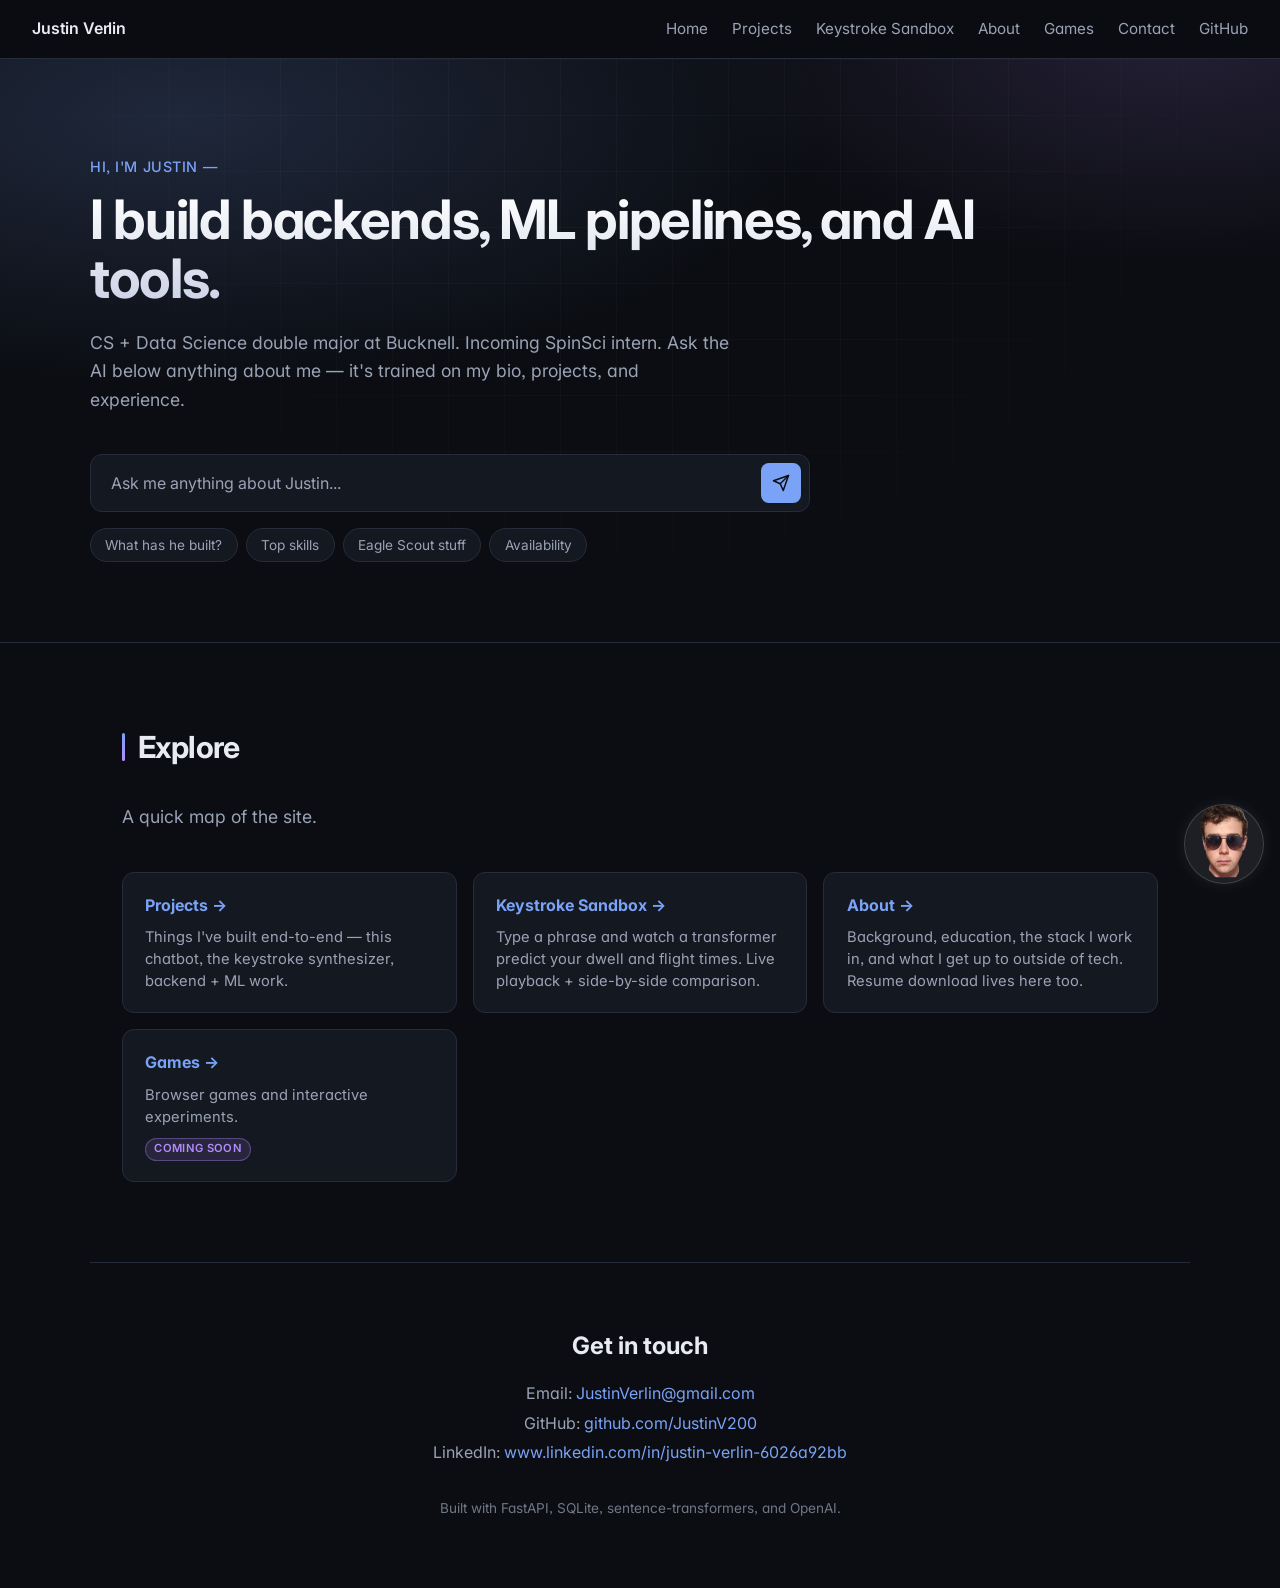
<file: apps/web/index.html>
<!DOCTYPE html>
<html lang="en">
<head>
	<meta charset="UTF-8" />
	<meta name="viewport" content="width=device-width, initial-scale=1.0" />
	<title>Justin Verlin — CS + Data Science Student</title>
	<meta name="description" content="Portfolio of Justin Verlin — CS + Data Science student at Bucknell. Building end-to-end ML systems: a keystroke synthesis model, RAG-powered chatbot, and more." />
	<meta name="author" content="Justin Verlin" />
	<link rel="canonical" href="https://justinverlin.com/" />

	<!-- Open Graph / link previews -->
	<meta property="og:type" content="website" />
	<meta property="og:url" content="https://justinverlin.com/" />
	<meta property="og:title" content="Justin Verlin — CS + Data Science Student" />
	<meta property="og:description" content="Portfolio: keystroke synthesis model, RAG-powered chatbot, backend + ML projects." />
	<meta property="og:image" content="https://justinverlin.com/assets/og-image.png" />
	<meta name="twitter:card" content="summary_large_image" />

	<!-- Favicons -->
	<link rel="icon" type="image/svg+xml" href="/assets/images/favicon.svg" />
	<link rel="icon" href="/assets/images/favicon.svg" sizes="any" />

	<link rel="preconnect" href="https://fonts.googleapis.com">
	<link rel="preconnect" href="https://fonts.gstatic.com" crossorigin>
	<link href="https://fonts.googleapis.com/css2?family=Inter:wght@400;500;600;700&display=swap" rel="stylesheet">
	<link rel="stylesheet" href="styles.css" />
</head>
<body>
	<nav class="nav" id="site-nav">
		<a href="index.html" class="nav-brand">Justin Verlin</a>
		<button class="nav-toggle" id="nav-toggle" aria-label="Menu" aria-expanded="false">
			<svg viewBox="0 0 24 24" width="20" height="20" fill="none" stroke="currentColor" stroke-width="2" stroke-linecap="round"><line x1="3" y1="6" x2="21" y2="6"/><line x1="3" y1="12" x2="21" y2="12"/><line x1="3" y1="18" x2="21" y2="18"/></svg>
		</button>
		<div class="nav-links">
			<a href="index.html" class="nav-active">Home</a>
			<a href="projects.html">Projects</a>
			<a href="keystroke.html">Keystroke Sandbox</a>
			<a href="about.html">About</a>
			<a href="games.html">Games</a>
			<a href="#contact">Contact</a>
			<a href="https://github.com/JustinV200" target="_blank" rel="noopener">GitHub</a>
		</div>
	</nav>

	<header class="hero" id="top">
		<div class="hero-inner">
			<p class="eyebrow">Hi, I'm Justin —</p>
			<h1>I build backends, ML pipelines, and AI tools.</h1>
			<p class="lede">
				CS + Data Science double major at Bucknell. Incoming SpinSci intern.
				Ask the AI below anything about me — it's trained on my bio, projects,
				and experience.
			</p>

			<div class="chat-hero">
				<form id="hero-form" class="chat-form">
					<input
						id="hero-input"
						type="text"
						autocomplete="off"
						maxlength="500"
						placeholder="Ask me anything about Justin..."
					/>
					<button type="submit" aria-label="Send">
						<svg viewBox="0 0 24 24" width="18" height="18" fill="none" stroke="currentColor" stroke-width="2" stroke-linecap="round" stroke-linejoin="round"><line x1="22" y1="2" x2="11" y2="13"/><polygon points="22 2 15 22 11 13 2 9 22 2"/></svg>
					</button>
				</form>
				<div class="suggestions">
					<button class="chip" data-prompt="What projects has Justin built?">What has he built?</button>
					<button class="chip" data-prompt="What are Justin's strongest technical skills?">Top skills</button>
					<button class="chip" data-prompt="Tell me about Justin's Eagle Scout achievements.">Eagle Scout stuff</button>
					<button class="chip" data-prompt="Is Justin available for work?">Availability</button>
				</div>
				<div id="hero-response" class="hero-response" hidden></div>
			</div>
		</div>
	</header>

	<section class="section reveal" id="explore">
		<h2>Explore</h2>
		<p class="lede">A quick map of the site.</p>
		<div class="tab-cards">
			<a class="tab-card" href="projects.html">
				<h3>Projects →</h3>
				<p>Things I've built end-to-end — this chatbot, the keystroke synthesizer, backend + ML work.</p>
			</a>
			<a class="tab-card" href="keystroke.html">
				<h3>Keystroke Sandbox →</h3>
				<p>Type a phrase and watch a transformer predict your dwell and flight times. Live playback + side-by-side comparison.</p>
			</a>
			<a class="tab-card" href="about.html">
				<h3>About →</h3>
				<p>Background, education, the stack I work in, and what I get up to outside of tech. Resume download lives here too.</p>
			</a>
			<a class="tab-card" href="games.html">
				<h3>Games →</h3>
				<p>Browser games and interactive experiments.</p>
				<span class="badge-soon">Coming soon</span>
			</a>
		</div>
	</section>

	<footer class="footer" id="contact">
		<h2>Get in touch</h2>
		<p>Email: <a href="mailto:JustinVerlin@gmail.com">JustinVerlin@gmail.com</a></p>
		<p>GitHub: <a href="https://github.com/JustinV200" target="_blank" rel="noopener">github.com/JustinV200</a></p>
        <p>LinkedIn: <a href="https://www.linkedin.com/in/justin-verlin-6026a92bb" target="_blank" rel="noopener">www.linkedin.com/in/justin-verlin-6026a92bb</a></p>
		<p class="footnote">Built with FastAPI, SQLite, sentence-transformers, and OpenAI.</p>
	</footer>

	<script src="chat.js"></script>
	<script>
	/* --- Typewriter on hero h1 --- */
	(function () {
		const el = document.querySelector('.hero h1');
		if (!el) return;
		const text = el.textContent;
		el.textContent = '';
		[...text].forEach((ch, i) =>
			setTimeout(() => { el.textContent += ch; }, i * 28)
		);
	})();

	/* --- Scroll-reveal --- */
	(function () {
		const io = new IntersectionObserver(
			entries => entries.forEach(e => e.target.classList.toggle('visible', e.isIntersecting)),
			{ threshold: 0.08 }
		);
		document.querySelectorAll('.reveal').forEach(el => io.observe(el));
	})();

	/* --- Nav active-link on scroll --- */
	(function () {
		const sections = document.querySelectorAll('section[id], footer[id]');
		const links = document.querySelectorAll('.nav-links a');
		const io = new IntersectionObserver(
			entries => {
				entries.forEach(e => {
					if (e.isIntersecting) {
						links.forEach(a => {
							const href = a.getAttribute('href');
							a.classList.toggle('nav-active', href === '#' + e.target.id);
						});
					}
				});
			},
			{ rootMargin: '-40% 0px -55%' }
		);
		sections.forEach(s => io.observe(s));
	})();
	</script>
</body>
</html>
</file>
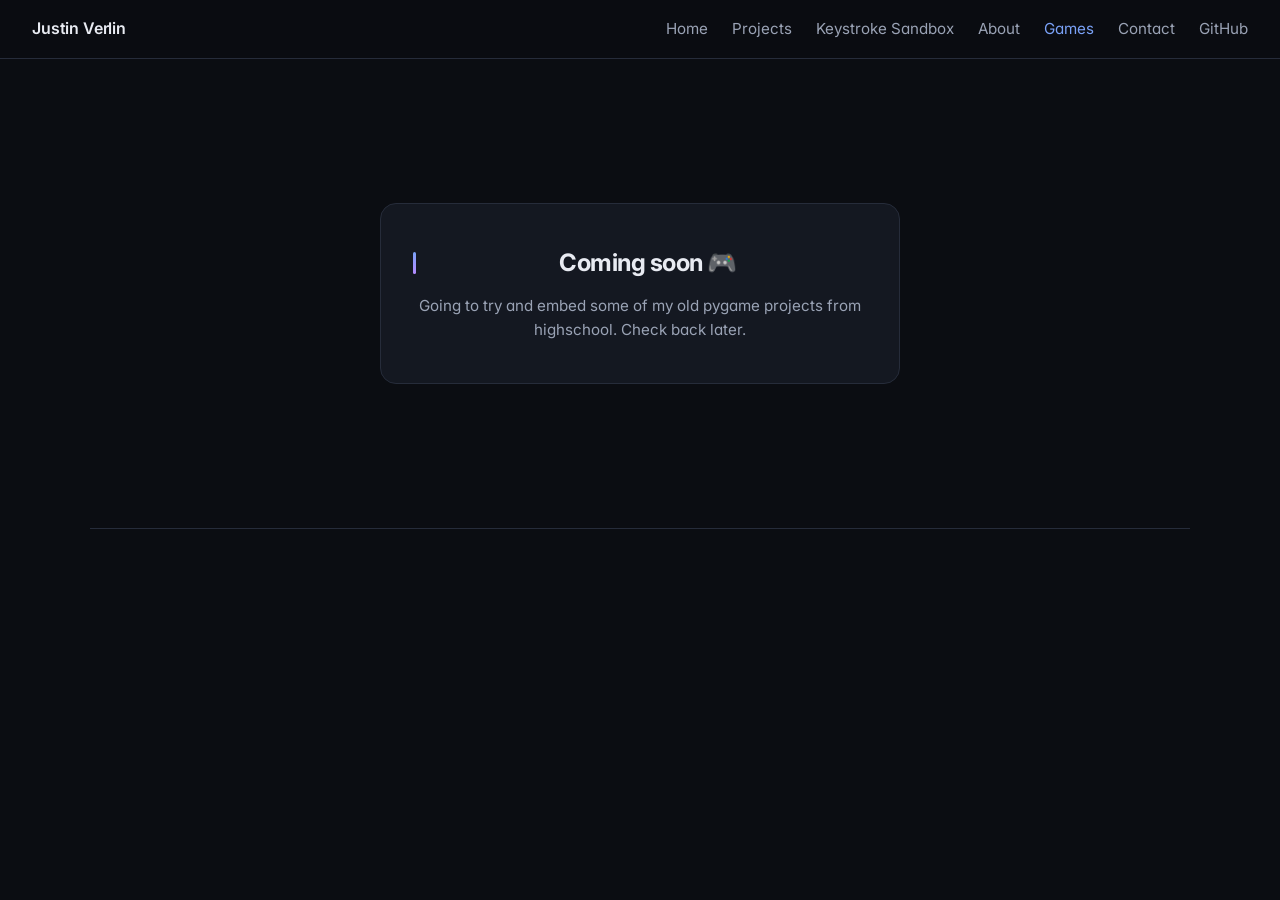
<file: apps/web/games.html>
<!DOCTYPE html>
<html lang="en">
<head>
	<meta charset="UTF-8" />
	<meta name="viewport" content="width=device-width, initial-scale=1.0" />
	<title>Games — Justin Verlin</title>
	<meta name="description" content="Browser games and interactive experiments by Justin Verlin. Coming soon." />
	<link rel="canonical" href="https://justinverlin.com/games.html" />

	<meta property="og:type" content="website" />
	<meta property="og:url" content="https://justinverlin.com/games.html" />
	<meta property="og:title" content="Games — Justin Verlin" />
	<meta property="og:description" content="Browser games and interactive experiments. Coming soon." />
	<meta property="og:image" content="https://justinverlin.com/assets/og-image.png" />
	<meta name="twitter:card" content="summary_large_image" />

	<link rel="icon" type="image/svg+xml" href="/assets/images/favicon.svg" />
	<link rel="icon" href="/assets/images/favicon.svg" sizes="any" />

	<link rel="preconnect" href="https://fonts.googleapis.com">
	<link rel="preconnect" href="https://fonts.gstatic.com" crossorigin>
	<link href="https://fonts.googleapis.com/css2?family=Inter:wght@400;500;600;700&display=swap" rel="stylesheet">
	<link rel="stylesheet" href="styles.css" />
</head>
<body>
	<nav class="nav" id="site-nav">
		<a href="index.html" class="nav-brand">Justin Verlin</a>
		<button class="nav-toggle" id="nav-toggle" aria-label="Menu" aria-expanded="false">
			<svg viewBox="0 0 24 24" width="20" height="20" fill="none" stroke="currentColor" stroke-width="2" stroke-linecap="round"><line x1="3" y1="6" x2="21" y2="6"/><line x1="3" y1="12" x2="21" y2="12"/><line x1="3" y1="18" x2="21" y2="18"/></svg>
		</button>
		<div class="nav-links">
			<a href="index.html">Home</a>
			<a href="projects.html">Projects</a>
			<a href="keystroke.html">Keystroke Sandbox</a>
			<a href="about.html">About</a>
			<a href="games.html" class="nav-active">Games</a>
			<a href="index.html#contact">Contact</a>
			<a href="https://github.com/JustinV200" target="_blank" rel="noopener">GitHub</a>
		</div>
	</nav>

	<section class="section">
		<div class="coming-soon">
			<h2>Coming soon 🎮</h2>
			<p>Going to try and embed some of my old pygame projects from highschool. Check back later.</p>
		</div>
	</section>
</body>
</html>
</file>
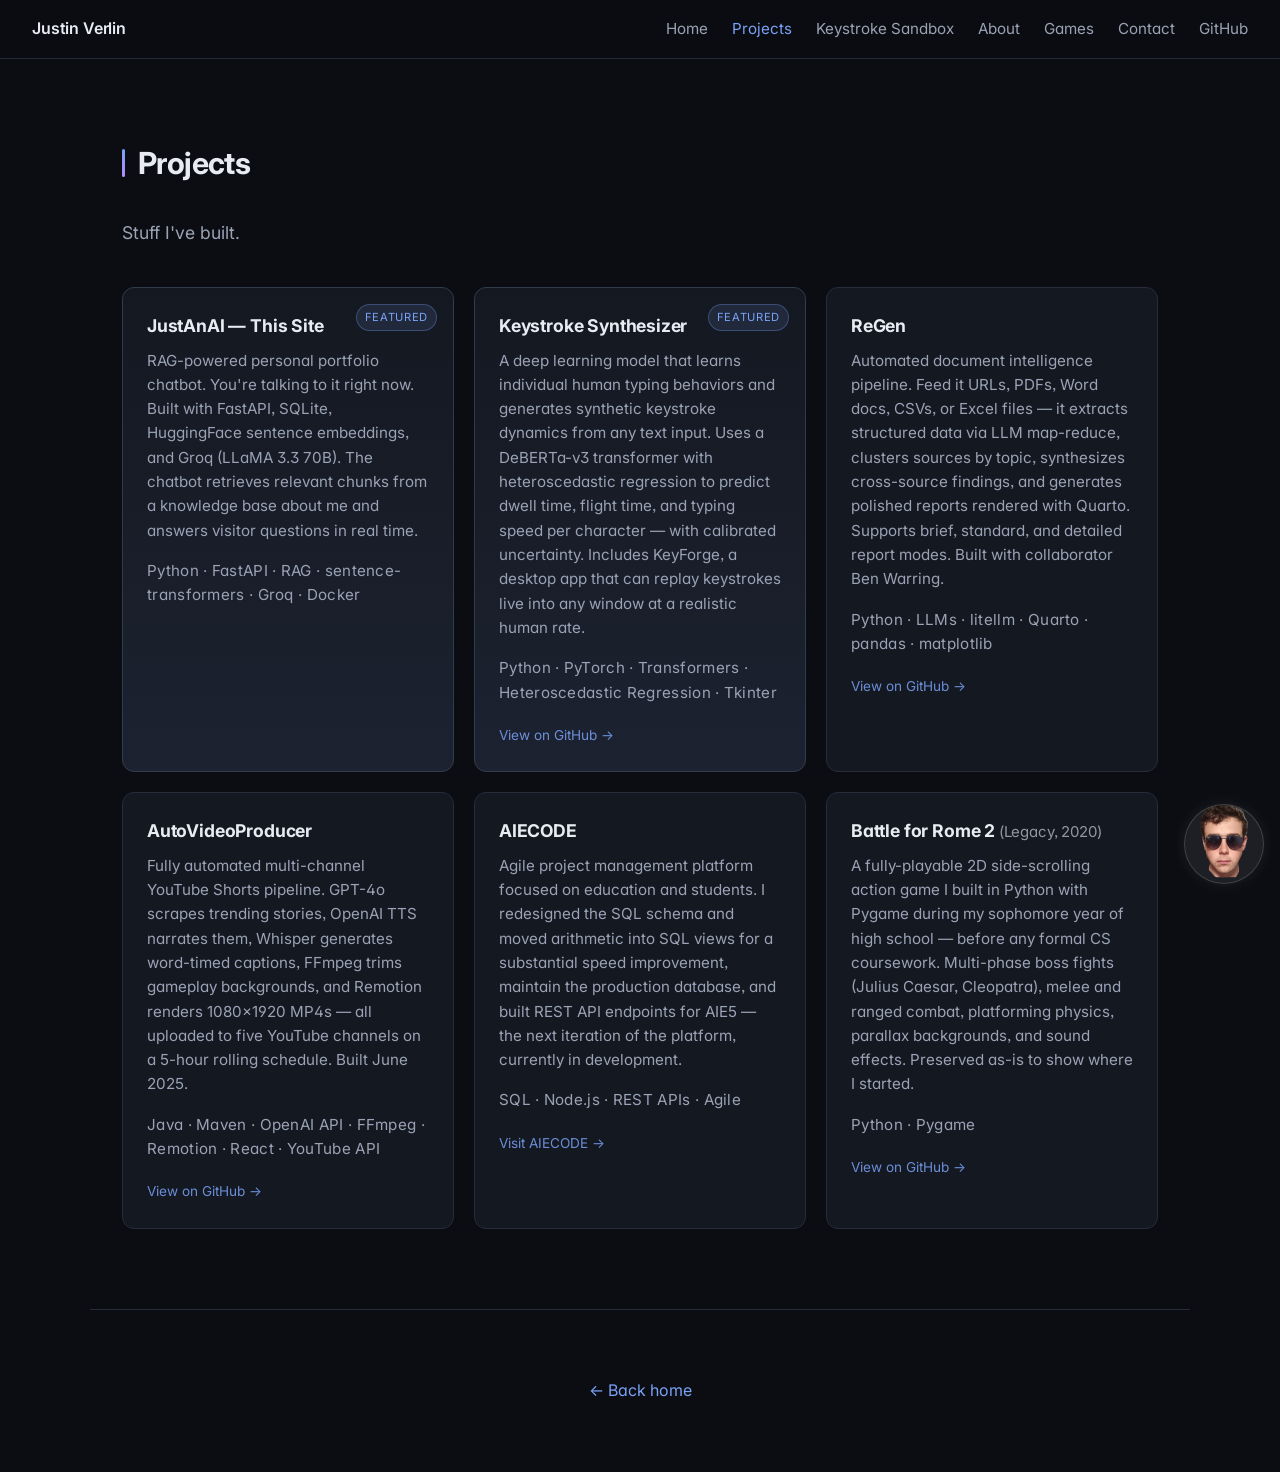
<file: apps/web/projects.html>
<!DOCTYPE html>
<html lang="en">
<head>
	<meta charset="UTF-8" />
	<meta name="viewport" content="width=device-width, initial-scale=1.0" />
	<title>Projects — Justin Verlin</title>
	<meta name="description" content="Projects by Justin Verlin: keystroke synthesis deep learning model, RAG-powered AI chatbot, and other backend + ML work." />
	<meta name="author" content="Justin Verlin" />
	<link rel="canonical" href="https://justinverlin.com/projects.html" />

	<!-- Open Graph / link previews -->
	<meta property="og:type" content="website" />
	<meta property="og:url" content="https://justinverlin.com/projects.html" />
	<meta property="og:title" content="Projects — Justin Verlin" />
	<meta property="og:description" content="Keystroke synthesis ML model, RAG chatbot, and other backend + ML projects." />
	<meta property="og:image" content="https://justinverlin.com/assets/og-image.png" />
	<meta name="twitter:card" content="summary_large_image" />

	<!-- Favicons -->
	<link rel="icon" type="image/svg+xml" href="/assets/images/favicon.svg" />
	<link rel="icon" href="/assets/images/favicon.svg" sizes="any" />

	<link rel="preconnect" href="https://fonts.googleapis.com">
	<link rel="preconnect" href="https://fonts.gstatic.com" crossorigin>
	<link href="https://fonts.googleapis.com/css2?family=Inter:wght@400;500;600;700&display=swap" rel="stylesheet">
	<link rel="stylesheet" href="styles.css" />
</head>
<body>
	<nav class="nav" id="site-nav">
		<a href="index.html" class="nav-brand">Justin Verlin</a>
		<button class="nav-toggle" id="nav-toggle" aria-label="Menu" aria-expanded="false">
			<svg viewBox="0 0 24 24" width="20" height="20" fill="none" stroke="currentColor" stroke-width="2" stroke-linecap="round"><line x1="3" y1="6" x2="21" y2="6"/><line x1="3" y1="12" x2="21" y2="12"/><line x1="3" y1="18" x2="21" y2="18"/></svg>
		</button>
		<div class="nav-links">
			<a href="index.html">Home</a>
			<a href="projects.html" class="nav-active">Projects</a>
			<a href="keystroke.html">Keystroke Sandbox</a>
			<a href="about.html">About</a>
			<a href="games.html">Games</a>
			<a href="index.html#contact">Contact</a>
			<a href="https://github.com/JustinV200" target="_blank" rel="noopener">GitHub</a>
		</div>
	</nav>

	<section class="section">
		<h2>Projects</h2>
		<p class="lede">Stuff I've built.</p>
		<div class="grid">
			<article class="card featured reveal">
				<h3>JustAnAI — This Site</h3>
				<p>RAG-powered personal portfolio chatbot. You're talking to it right now. Built with FastAPI, SQLite, HuggingFace sentence embeddings, and Groq (LLaMA 3.3 70B). The chatbot retrieves relevant chunks from a knowledge base about me and answers visitor questions in real time.</p>
				<p class="card-tags">Python · FastAPI · RAG · sentence-transformers · Groq · Docker</p>
			</article>
			<article class="card featured reveal">
				<h3>Keystroke Synthesizer</h3>
				<p> A deep learning model that learns individual human typing behaviors and generates synthetic keystroke dynamics from any text input. Uses a DeBERTa-v3 transformer with heteroscedastic regression to predict dwell time, flight time, and typing speed per character — with calibrated uncertainty. Includes KeyForge, a desktop app that can replay keystrokes live into any window at a realistic human rate.</p>
				<p class="card-tags">Python · PyTorch · Transformers · Heteroscedastic Regression · Tkinter</p>
				<a class="card-link" href="https://github.com/JustinV200/Keystroke-Synthesizer" target="_blank" rel="noopener">View on GitHub →</a>
			</article>
			<article class="card reveal">
				<h3>ReGen</h3>
				<p>Automated document intelligence pipeline. Feed it URLs, PDFs, Word docs, CSVs, or Excel files — it extracts structured data via LLM map-reduce, clusters sources by topic, synthesizes cross-source findings, and generates polished reports rendered with Quarto. Supports brief, standard, and detailed report modes. Built with collaborator Ben Warring.</p>
				<p class="card-tags">Python · LLMs · litellm · Quarto · pandas · matplotlib</p>
				<a class="card-link" href="https://github.com/JustinV200/ReGen" target="_blank" rel="noopener">View on GitHub →</a>
			</article>
			<article class="card reveal">
				<h3>AutoVideoProducer</h3>
				<p>Fully automated multi-channel YouTube Shorts pipeline. GPT-4o scrapes trending stories, OpenAI TTS narrates them, Whisper generates word-timed captions, FFmpeg trims gameplay backgrounds, and Remotion renders 1080×1920 MP4s — all uploaded to five YouTube channels on a 5-hour rolling schedule. Built June 2025.</p>
				<p class="card-tags">Java · Maven · OpenAI API · FFmpeg · Remotion · React · YouTube API</p>
				<a class="card-link" href="https://github.com/JustinV200/AutoVideoProducer" target="_blank" rel="noopener">View on GitHub →</a>
			</article>
			<article class="card reveal">
				<h3>AIECODE</h3>
				<p>Agile project management platform focused on education and students. I redesigned the SQL schema and moved arithmetic into SQL views for a substantial speed improvement, maintain the production database, and built REST API endpoints for AIE5 — the next iteration of the platform, currently in development.</p>
				<p class="card-tags">SQL · Node.js · REST APIs · Agile</p>
				<a class="card-link" href="https://aiecode.com/login" target="_blank" rel="noopener">Visit AIECODE →</a>
			</article>
			<article class="card reveal">
				<h3>Battle for Rome 2 <span style="font-weight:400;font-size:0.85em;opacity:0.6;">(Legacy, 2020)</span></h3>
				<p>A fully-playable 2D side-scrolling action game I built in Python with Pygame during my sophomore year of high school — before any formal CS coursework. Multi-phase boss fights (Julius Caesar, Cleopatra), melee and ranged combat, platforming physics, parallax backgrounds, and sound effects. Preserved as-is to show where I started.</p>
				<p class="card-tags">Python · Pygame</p>
				<a class="card-link" href="https://github.com/JustinV200/BattleForRome2-Legacy2020" target="_blank" rel="noopener">View on GitHub →</a>
			</article>
		</div>
	</section>

	<footer class="footer">
		<p><a href="index.html">← Back home</a></p>
	</footer>

	<script src="chat.js"></script>
	<script>
	(function () {
		const io = new IntersectionObserver(
			entries => entries.forEach(e => e.target.classList.toggle('visible', e.isIntersecting)),
			{ threshold: 0.08 }
		);
		document.querySelectorAll('.reveal').forEach(el => io.observe(el));
	})();
	</script>
</body>
</file>
<file: apps/web/styles.css>
:root {
	--bg: #0b0d12;
	--bg-elev: #141821;
	--bg-elev-2: #1c2230;
	--border: #262c3a;
	--border-strong: #323a4d;
	--text: #e8ebf2;
	--text-dim: #9aa3b5;
	--accent: #7aa2f7;
	--accent-2: #b48aff;
	--accent-hover: #a4bffc;
	--radius: 12px;
	--radius-lg: 16px;
	--max: 1100px;
	--shadow-sm: 0 1px 2px rgba(0,0,0,0.2);
	--shadow-md: 0 8px 24px rgba(0,0,0,0.25);
}

* { box-sizing: border-box; }

html, body {
	margin: 0;
	padding: 0;
	background: var(--bg);
	color: var(--text);
	font-family: "Inter", -apple-system, BlinkMacSystemFont, "Segoe UI", Roboto, sans-serif;
	font-feature-settings: "cv11", "ss01", "ss03";
	line-height: 1.6;
	-webkit-font-smoothing: antialiased;
	-moz-osx-font-smoothing: grayscale;
}

::selection {
	background: rgba(122, 162, 247, 0.35);
	color: var(--text);
}

a {
	color: var(--accent);
	text-decoration: none;
}
a:hover { color: var(--accent-hover); }

/* ---------- Nav ---------- */
.nav {
	position: sticky;
	top: 0;
	z-index: 50;
	display: flex;
	justify-content: space-between;
	align-items: center;
	padding: 1rem 2rem;
	background: rgba(11, 13, 18, 0.75);
	backdrop-filter: blur(14px);
	-webkit-backdrop-filter: blur(14px);
	border-bottom: 1px solid var(--border);
}
.nav-brand {
	font-weight: 600;
	color: var(--text);
	letter-spacing: -0.01em;
}
.nav-links {
	display: flex;
	gap: 1.5rem;
	align-items: center;
}
.nav-links a {
	color: var(--text-dim);
	font-size: 0.95rem;
	transition: color 0.15s;
}
.nav-links a:hover { color: var(--text); }
.nav-links a.nav-active { color: var(--accent); }

.nav-toggle {
	display: none;
	background: transparent;
	border: 1px solid var(--border);
	color: var(--text);
	width: 40px;
	height: 40px;
	border-radius: 8px;
	cursor: pointer;
	padding: 0;
	align-items: center;
	justify-content: center;
}
.nav-toggle svg { display: block; }

/* ---------- Hero ---------- */
.hero {
	position: relative;
	padding: 6rem 2rem 5rem;
	border-bottom: 1px solid var(--border);
	overflow: hidden;
	isolation: isolate;
}
.hero::before {
	content: "";
	position: absolute;
	inset: -20% -10% auto -10%;
	height: 120%;
	background:
		radial-gradient(60% 55% at 20% 25%, rgba(122, 162, 247, 0.18), transparent 70%),
		radial-gradient(45% 45% at 85% 15%, rgba(180, 138, 255, 0.14), transparent 70%);
	pointer-events: none;
	z-index: -1;
}
.hero::after {
	content: "";
	position: absolute;
	inset: 0;
	background-image:
		linear-gradient(rgba(255,255,255,0.025) 1px, transparent 1px),
		linear-gradient(90deg, rgba(255,255,255,0.025) 1px, transparent 1px);
	background-size: 56px 56px;
	mask-image: radial-gradient(ellipse at top, black 40%, transparent 75%);
	-webkit-mask-image: radial-gradient(ellipse at top, black 40%, transparent 75%);
	pointer-events: none;
	z-index: -1;
}
.hero-inner {
	max-width: var(--max);
	margin: 0 auto;
}
.eyebrow {
	color: var(--accent);
	font-size: 0.9rem;
	font-weight: 500;
	margin: 0 0 0.75rem;
	letter-spacing: 0.04em;
	text-transform: uppercase;
}
.hero h1 {
	font-size: clamp(2rem, 5.2vw, 3.4rem);
	line-height: 1.1;
	margin: 0 0 1.25rem;
	max-width: 900px;
	letter-spacing: -0.025em;
	font-weight: 700;
	background: linear-gradient(180deg, #ffffff 0%, #c9d1e4 100%);
	-webkit-background-clip: text;
	background-clip: text;
	color: transparent;
}
.lede {
	color: var(--text-dim);
	max-width: 640px;
	font-size: 1.1rem;
	margin: 0 0 2.5rem;
}
.lede--tight { margin-bottom: 2.5rem; }

/* ---------- Chat (shared) ---------- */
.chat-hero { max-width: 720px; }

.chat-form {
	display: flex;
	gap: 0.5rem;
	background: var(--bg-elev);
	border: 1px solid var(--border);
	border-radius: var(--radius);
	padding: 0.5rem;
	transition: border-color 0.15s;
}
.chat-form:focus-within {
	border-color: var(--accent);
}
.chat-form input {
	flex: 1;
	background: transparent;
	border: none;
	outline: none;
	color: var(--text);
	font-size: 1rem;
	padding: 0.5rem 0.75rem;
	font-family: inherit;
}
.chat-form input::placeholder { color: var(--text-dim); }
.chat-form button[type="submit"] {
	display: flex;
	align-items: center;
	justify-content: center;
	width: 40px;
	height: 40px;
	background: var(--accent);
	color: #0b0d12;
	border: none;
	border-radius: 8px;
	cursor: pointer;
	transition: background 0.15s;
}
.chat-form button[type="submit"]:hover { background: var(--accent-hover); }
.chat-form button[type="submit"]:disabled {
	opacity: 0.5;
	cursor: not-allowed;
}

.suggestions {
	display: flex;
	flex-wrap: wrap;
	gap: 0.5rem;
	margin-top: 1rem;
}
.chip {
	background: var(--bg-elev);
	border: 1px solid var(--border);
	color: var(--text-dim);
	padding: 0.5rem 0.9rem;
	border-radius: 999px;
	font-size: 0.85rem;
	cursor: pointer;
	font-family: inherit;
	transition: all 0.15s;
}
.chip:hover {
	border-color: var(--accent);
	color: var(--text);
}

.hero-response {
	margin-top: 1.5rem;
	padding: 1.25rem 1.5rem;
	background: var(--bg-elev);
	border: 1px solid var(--border);
	border-radius: var(--radius);
	white-space: pre-wrap;
	font-size: 1rem;
}

/* ---------- Sections ---------- */
.section {
	max-width: var(--max);
	margin: 0 auto;
	padding: 5rem 2rem;
	border-bottom: 1px solid var(--border);
}
.section h2 {
	font-size: 1.9rem;
	margin: 0 0 2rem;
	letter-spacing: -0.02em;
	font-weight: 700;
	position: relative;
	padding-left: 1rem;
}
.section h2::before {
	content: "";
	position: absolute;
	left: 0;
	top: 0.35em;
	bottom: 0.35em;
	width: 3px;
	border-radius: 2px;
	background: linear-gradient(180deg, var(--accent), var(--accent-2));
}

/* ---------- Projects ---------- */
.grid {
	display: grid;
	grid-template-columns: repeat(auto-fit, minmax(280px, 1fr));
	gap: 1.25rem;
}
.card {
	position: relative;
	background: var(--bg-elev);
	border: 1px solid var(--border);
	border-radius: var(--radius);
	padding: 1.5rem;
	transition: border-color 0.2s, transform 0.2s, box-shadow 0.2s;
	overflow: hidden;
}
.card::before {
	content: "";
	position: absolute;
	inset: 0;
	border-radius: inherit;
	padding: 1px;
	background: linear-gradient(135deg, rgba(122,162,247,0.5), rgba(180,138,255,0.3));
	-webkit-mask: linear-gradient(#000 0 0) content-box, linear-gradient(#000 0 0);
	mask: linear-gradient(#000 0 0) content-box, linear-gradient(#000 0 0);
	-webkit-mask-composite: xor;
	mask-composite: exclude;
	opacity: 0;
	transition: opacity 0.2s;
	pointer-events: none;
}
.card:hover {
	transform: translateY(-3px);
	box-shadow: var(--shadow-md);
}
.card:hover::before { opacity: 1; }
.card.featured {
	background: linear-gradient(180deg, var(--bg-elev), var(--bg-elev-2));
	border-color: var(--border-strong);
}
.card.featured::after {
	content: "Featured";
	position: absolute;
	top: 1rem;
	right: 1rem;
	font-size: 0.7rem;
	letter-spacing: 0.06em;
	text-transform: uppercase;
	padding: 0.2rem 0.5rem;
	border-radius: 999px;
	background: rgba(122, 162, 247, 0.12);
	color: var(--accent);
	border: 1px solid rgba(122, 162, 247, 0.3);
}
.card h3 {
	margin: 0 0 0.5rem;
	font-size: 1.1rem;
	letter-spacing: -0.01em;
}
.card p {
	color: var(--text-dim);
	margin: 0.5rem 0;
	font-size: 0.95rem;
}
.card-tags {
	color: var(--accent);
	font-size: 0.78rem;
	margin-top: 1rem !important;
	letter-spacing: 0.02em;
}
.card-link {
	display: inline-block;
	margin-top: 0.75rem;
	font-size: 0.85rem;
	color: var(--accent);
	text-decoration: none;
	opacity: 0.85;
	transition: opacity 0.15s, transform 0.15s;
}
.card-link:hover { opacity: 1; transform: translateX(2px); }

/* ---------- About ---------- */
.about-grid {
	display: grid;
	grid-template-columns: repeat(auto-fit, minmax(240px, 1fr));
	gap: 2rem;
}
.about-grid h3 {
	font-size: 1rem;
	margin: 0 0 0.5rem;
	color: var(--accent);
}
.about-grid p {
	color: var(--text-dim);
	margin: 0;
	font-size: 0.95rem;
}

/* ---------- Tab cards (homepage site map) ---------- */
.tab-cards {
	display: grid;
	grid-template-columns: repeat(auto-fit, minmax(260px, 1fr));
	gap: 1rem;
	margin-top: 1.5rem;
}
.tab-card {
	display: block;
	padding: 1.25rem 1.4rem;
	background: var(--bg-elev);
	border: 1px solid var(--border);
	border-radius: 12px;
	text-decoration: none;
	color: inherit;
	transition: border-color 0.15s, transform 0.15s, background 0.15s;
}
.tab-card:hover {
	border-color: var(--accent);
	background: var(--bg-elev-2);
	transform: translateY(-2px);
}
.tab-card h3 {
	margin: 0 0 0.5rem;
	font-size: 1rem;
	color: var(--accent);
}
.tab-card p {
	margin: 0;
	font-size: 0.92rem;
	color: var(--text-dim);
	line-height: 1.5;
}
.badge-soon {
	display: inline-block;
	margin-top: 0.6rem;
	padding: 0.1rem 0.5rem;
	font-size: 0.7rem;
	font-weight: 600;
	letter-spacing: 0.03em;
	text-transform: uppercase;
	color: var(--accent-2);
	background: rgba(180, 138, 255, 0.12);
	border: 1px solid rgba(180, 138, 255, 0.35);
	border-radius: 999px;
	vertical-align: middle;
}

/* ---------- Coming soon box ---------- */
.coming-soon {
	max-width: 520px;
	margin: 4rem auto;
	padding: 2.5rem 2rem;
	text-align: center;
	background: var(--bg-elev);
	border: 1px solid var(--border);
	border-radius: 16px;
}
.coming-soon h2 {
	margin: 0 0 0.75rem;
	font-size: 1.5rem;
}
.coming-soon p {
	margin: 0;
	color: var(--text-dim);
	font-size: 0.95rem;
	line-height: 1.6;
}

/* ---------- About page ---------- */
.about-page { max-width: 820px; }
.about-header {
	display: grid;
	grid-template-columns: 180px 1fr;
	gap: 2rem;
	align-items: center;
	margin-bottom: 3rem;
}
@media (max-width: 640px) {
	.about-header { grid-template-columns: 1fr; text-align: center; }
	.about-photo { margin: 0 auto; }
}
.about-photo {
	width: 180px;
	height: 180px;
	border-radius: 50%;
	overflow: hidden;
	background: var(--bg-elev);
	border: 1px solid var(--border);
	position: relative;
}
.about-photo::after {
	content: "";
	position: absolute;
	inset: 0;
	border-radius: 50%;
	box-shadow: 0 0 40px rgba(59, 107, 217, 0.25);
	pointer-events: none;
}
.about-photo img {
	width: 100%;
	height: 100%;
	object-fit: cover;
	display: block;
}
.about-intro h1 {
	font-size: 2.5rem;
	margin: 0.25rem 0 0.75rem;
	letter-spacing: -0.02em;
}
.about-cta {
	display: flex;
	flex-wrap: wrap;
	gap: 0.6rem;
	margin-top: 1.25rem;
}
.btn-primary, .btn-ghost {
	display: inline-flex;
	align-items: center;
	gap: 0.5rem;
	padding: 0.65rem 1.1rem;
	border-radius: 8px;
	font-size: 0.9rem;
	font-weight: 600;
	text-decoration: none;
	transition: transform 0.1s, background 0.15s, border-color 0.15s;
}
.btn-primary {
	background: var(--accent);
	color: #0b0d12;
}
.btn-primary:hover { background: var(--accent-hover, #8fb2ff); transform: translateY(-1px); }
.btn-ghost {
	background: transparent;
	color: var(--text);
	border: 1px solid var(--border);
}
.btn-ghost:hover { border-color: var(--accent); color: var(--accent); }

.about-sections {
	display: flex;
	flex-direction: column;
	gap: 2.5rem;
}
.about-block h2 {
	font-size: 1.25rem;
	margin: 0 0 0.9rem;
	letter-spacing: -0.01em;
}
.about-block p {
	margin: 0 0 0.9rem;
	color: var(--text-dim);
	line-height: 1.65;
}
.about-list {
	margin: 0;
	padding-left: 1.1rem;
	display: flex;
	flex-direction: column;
	gap: 0.7rem;
	color: var(--text-dim);
	line-height: 1.55;
}
.about-list strong { color: var(--text); font-weight: 600; }
.about-stack {
	display: grid;
	grid-template-columns: repeat(auto-fit, minmax(200px, 1fr));
	gap: 1.25rem;
}
.about-stack h3 {
	font-size: 0.8rem;
	text-transform: uppercase;
	letter-spacing: 0.08em;
	color: var(--accent);
	margin: 0 0 0.4rem;
}
.about-stack p {
	margin: 0;
	font-size: 0.92rem;
}
.about-footer-cta {
	margin-top: 3.5rem;
	padding-top: 2rem;
	border-top: 1px solid var(--border);
	display: flex;
	flex-wrap: wrap;
	gap: 0.75rem;
	align-items: center;
}

/* ---------- Keystroke Sandbox ---------- */
.ks-status {
	display: flex;
	align-items: center;
	gap: 0.6rem;
	padding: 0.6rem 0.9rem;
	background: var(--bg-elev);
	border: 1px solid var(--border);
	border-radius: 999px;
	font-size: 0.85rem;
	color: var(--text-dim);
	margin: 0 0 1.25rem;
	width: fit-content;
}
.ks-status-dot {
	width: 8px;
	height: 8px;
	border-radius: 50%;
	background: var(--accent);
	box-shadow: 0 0 8px var(--accent);
	animation: ks-pulse 1.6s ease-in-out infinite;
}
.ks-status[data-tone="ready"] .ks-status-dot { background: #4ade80; box-shadow: 0 0 8px #4ade80; animation: none; }
.ks-status[data-tone="error"] .ks-status-dot { background: #f87171; box-shadow: 0 0 8px #f87171; animation: none; }
.ks-status[data-tone="working"] .ks-status-dot { background: var(--accent-2); box-shadow: 0 0 8px var(--accent-2); }
@keyframes ks-pulse {
	0%, 100% { opacity: 1; transform: scale(1); }
	50%      { opacity: 0.5; transform: scale(1.4); }
}

.ks-tabs {
	display: inline-flex;
	background: var(--bg-elev);
	border: 1px solid var(--border);
	border-radius: 999px;
	padding: 4px;
	margin: 0 0 1.5rem;
}
.ks-tab {
	background: transparent;
	border: none;
	color: var(--text-dim);
	padding: 0.55rem 1.1rem;
	border-radius: 999px;
	cursor: pointer;
	font-family: inherit;
	font-size: 0.9rem;
	font-weight: 500;
	transition: color 0.15s, background 0.15s;
}
.ks-tab:hover { color: var(--text); }
.ks-tab.active {
	background: var(--bg-elev-2);
	color: var(--text);
	box-shadow: 0 1px 2px rgba(0,0,0,0.3);
}

.ks-panel { animation: ks-fade 0.2s ease; }
@keyframes ks-fade {
	from { opacity: 0; transform: translateY(4px); }
	to   { opacity: 1; transform: none; }
}
.ks-panel-hint {
	color: var(--text-dim);
	margin: 0 0 1rem;
	font-size: 0.95rem;
	max-width: 640px;
}

.ks-textarea {
	width: 100%;
	background: var(--bg-elev);
	color: var(--text);
	border: 1px solid var(--border);
	border-radius: var(--radius);
	padding: 0.85rem 1rem;
	font-family: "JetBrains Mono", ui-monospace, Menlo, Consolas, monospace;
	font-size: 0.95rem;
	line-height: 1.5;
	resize: vertical;
	transition: border-color 0.15s;
	outline: none;
}
.ks-textarea:focus { border-color: var(--accent); }

.ks-meta {
	display: flex;
	align-items: center;
	gap: 0.75rem;
	margin: 0.75rem 0 1.25rem;
	flex-wrap: wrap;
}
.ks-spacer { flex: 1; }
.ks-counter {
	color: var(--text-dim);
	font-size: 0.82rem;
	font-variant-numeric: tabular-nums;
}
.ks-speed {
	color: var(--text-dim);
	font-size: 0.85rem;
	display: inline-flex;
	align-items: center;
	gap: 0.4rem;
}
.ks-speed select {
	background: var(--bg-elev);
	color: var(--text);
	border: 1px solid var(--border);
	border-radius: 8px;
	padding: 0.3rem 0.5rem;
	font-family: inherit;
	font-size: 0.85rem;
}

.ks-btn {
	background: var(--accent);
	color: #0b0d12;
	border: none;
	border-radius: 8px;
	padding: 0.55rem 1rem;
	cursor: pointer;
	font-family: inherit;
	font-size: 0.9rem;
	font-weight: 600;
	transition: background 0.15s, transform 0.1s;
}
.ks-btn:hover:not(:disabled) { background: var(--accent-hover); }
.ks-btn:active:not(:disabled) { transform: scale(0.97); }
.ks-btn:disabled { opacity: 0.5; cursor: not-allowed; }
.ks-btn-ghost {
	background: transparent;
	color: var(--text-dim);
	border: 1px solid var(--border);
}
.ks-btn-ghost:hover:not(:disabled) {
	background: var(--bg-elev);
	color: var(--text);
}

/* Playback area */
.ks-playback {
	min-height: 100px;
	background: var(--bg-elev);
	border: 1px solid var(--border);
	border-radius: var(--radius);
	padding: 1.25rem 1.4rem;
	font-family: "JetBrains Mono", ui-monospace, Menlo, Consolas, monospace;
	font-size: 1.05rem;
	line-height: 1.8;
	letter-spacing: 0.01em;
	word-break: break-word;
	white-space: pre-wrap;
}
.ks-char {
	display: inline-block;
	opacity: 0;
	transform: translateY(-4px);
	transition: opacity 0.08s ease, transform 0.08s ease, color 0.25s ease, text-shadow 0.25s ease;
	color: var(--accent);
	text-shadow: 0 0 12px rgba(122, 162, 247, 0.6);
}
.ks-char-pressed {
	opacity: 1;
	transform: none;
}
.ks-char-released {
	opacity: 1;
	transform: none;
	color: var(--text);
	text-shadow: none;
}
.ks-char-space { min-width: 0.5ch; }

/* Stats */
.ks-stats {
	display: grid;
	grid-template-columns: repeat(auto-fit, minmax(140px, 1fr));
	gap: 1rem;
	margin-top: 1.25rem;
}
.ks-stat {
	background: var(--bg-elev);
	border: 1px solid var(--border);
	border-radius: var(--radius);
	padding: 0.9rem 1rem;
	display: flex;
	flex-direction: column;
	gap: 0.3rem;
}
.ks-stat-label {
	color: var(--text-dim);
	font-size: 0.75rem;
	text-transform: uppercase;
	letter-spacing: 0.06em;
}
.ks-stat-value {
	color: var(--text);
	font-size: 1.3rem;
	font-weight: 600;
	font-variant-numeric: tabular-nums;
}
.ks-stat-big .ks-stat-value {
	font-size: 2.5rem;
	background: linear-gradient(180deg, var(--accent), var(--accent-2));
	-webkit-background-clip: text;
	background-clip: text;
	color: transparent;
}
.ks-verdict {
	margin: 0.5rem 0 0;
	font-size: 0.85rem;
	line-height: 1.5;
	color: var(--text-dim);
}
.ks-verdict strong {
	color: var(--text);
	font-weight: 600;
}

/* Compare results */
.ks-compare-results { margin-top: 1rem; }
.ks-compare-summary {
	display: grid;
	grid-template-columns: minmax(180px, 1fr) 2fr;
	gap: 1.25rem;
	align-items: center;
	margin-bottom: 2rem;
}
@media (max-width: 640px) {
	.ks-compare-summary { grid-template-columns: 1fr; }
}
.ks-compare-grid {
	background: var(--bg-elev);
	border: 1px solid var(--border);
	border-radius: var(--radius);
	overflow: hidden;
}
.ks-compare-row {
	display: grid;
	grid-template-columns: 1.2fr 1fr 1fr;
	padding: 0.7rem 1rem;
	font-size: 0.95rem;
	border-bottom: 1px solid var(--border);
	align-items: center;
	font-variant-numeric: tabular-nums;
}
.ks-compare-row:last-child { border-bottom: none; }
.ks-compare-row span:first-child { color: var(--text-dim); }
.ks-compare-head {
	background: var(--bg-elev-2);
	color: var(--text-dim);
	font-size: 0.75rem;
	text-transform: uppercase;
	letter-spacing: 0.06em;
}

/* Per-char chart */
.ks-chart-wrap {
	background: var(--bg-elev);
	border: 1px solid var(--border);
	border-radius: var(--radius);
	padding: 1.25rem;
}
.ks-chart-header {
	display: flex;
	align-items: center;
	gap: 1rem;
	margin-bottom: 1rem;
	flex-wrap: wrap;
}
.ks-chart-header h3 {
	margin: 0;
	font-size: 1rem;
	letter-spacing: -0.01em;
}
.ks-legend {
	display: flex;
	gap: 1rem;
	font-size: 0.82rem;
	color: var(--text-dim);
	margin-left: auto;
}
.ks-legend-item { display: inline-flex; align-items: center; gap: 0.35rem; }
.ks-swatch {
	display: inline-block;
	width: 10px;
	height: 10px;
	border-radius: 2px;
}
.ks-swatch-you { background: var(--accent); }
.ks-swatch-model { background: var(--accent-2); }
.ks-chart-toggle {
	display: inline-flex;
	background: var(--bg);
	border: 1px solid var(--border);
	border-radius: 999px;
	padding: 3px;
}
.ks-chip {
	background: transparent;
	border: none;
	color: var(--text-dim);
	padding: 0.35rem 0.8rem;
	font-size: 0.8rem;
	font-family: inherit;
	border-radius: 999px;
	cursor: pointer;
	transition: color 0.15s, background 0.15s;
}
.ks-chip.active {
	background: var(--bg-elev-2);
	color: var(--text);
}

.ks-chart {
	display: flex;
	flex-direction: column;
	gap: 4px;
	max-height: 400px;
	overflow-y: auto;
	padding-right: 0.5rem;
}
.ks-chart-row {
	display: grid;
	grid-template-columns: 2ch 1fr;
	align-items: center;
	gap: 0.6rem;
	font-family: "JetBrains Mono", ui-monospace, Menlo, Consolas, monospace;
}
.ks-chart-label {
	color: var(--text-dim);
	font-size: 0.8rem;
	text-align: center;
}
.ks-chart-bars {
	display: flex;
	flex-direction: column;
	gap: 2px;
	min-width: 0;
}
.ks-bar {
	height: 8px;
	border-radius: 2px;
	transition: width 0.35s cubic-bezier(.2,.9,.2,1);
	min-width: 1px;
}
.ks-bar-you   { background: var(--accent); }
.ks-bar-model { background: var(--accent-2); opacity: 0.85; }


/* ---------- Footer ---------- */
.footer {
	max-width: var(--max);
	margin: 0 auto;
	padding: 4rem 2rem;
	text-align: center;
}
.footer h2 {
	margin: 0 0 1rem;
}
.footer p {
	margin: 0.25rem 0;
	color: var(--text-dim);
}
.footnote {
	margin-top: 2rem !important;
	font-size: 0.85rem;
	color: var(--text-dim);
	opacity: 0.7;
}

/* ---------- Floating bubble ---------- */
.chat-bubble {
	position: fixed;
	bottom: 1rem;
	right: 1rem;
	width: 80px;
	height: 80px;
	border-radius: 50%;
	background: rgba(255, 255, 255, 0.08);
	border: 1px solid rgba(255, 255, 255, 0.15);
	cursor: pointer;
	box-shadow: 0 0 16px rgba(255, 255, 255, 0.08);
	z-index: 100;
	display: flex;
	align-items: center;
	justify-content: center;
	transition: transform 0.15s;
	overflow: hidden;
	padding: 0;
}
.chat-bubble:hover { transform: scale(1.08); }
.chat-bubble img {
	width: 120%;
	height: 120%;
	object-fit: cover;
	object-position: 75% center;
}
.bubble-fallback {
	color: var(--text);
	font-weight: 600;
	font-size: 0.85rem;
}
.chat-bubble img:not([style*="display: none"]) + .bubble-fallback {
	display: none;
}

/* ---------- Chat panel ---------- */
.chat-panel {
	position: fixed;
	bottom: 6.5rem;
	right: 1rem;
	width: min(400px, calc(100vw - 3rem));
	height: min(560px, calc(100vh - 9rem));
	background: var(--bg-elev);
	border: 1px solid var(--border);
	border-radius: var(--radius);
	box-shadow: 0 12px 40px rgba(0, 0, 0, 0.5);
	z-index: 99;
	display: flex;
	flex-direction: column;
	overflow: hidden;
}
.chat-panel[hidden] {
	display: none;
}
.chat-panel-header {
	display: flex;
	justify-content: space-between;
	align-items: center;
	padding: 1rem 1.25rem;
	border-bottom: 1px solid var(--border);
	background: var(--bg-elev-2);
}
.chat-panel-header button {
	background: transparent;
	border: none;
	color: var(--text-dim);
	font-size: 1.5rem;
	cursor: pointer;
	line-height: 1;
}
.chat-panel-header button:hover { color: var(--text); }

.chat-log {
	flex: 1;
	overflow-y: auto;
	padding: 1rem 1.25rem;
	display: flex;
	flex-direction: column;
	gap: 0.75rem;
}
.chat-log .msg {
	padding: 0.7rem 0.95rem;
	border-radius: 12px;
	font-size: 0.95rem;
	white-space: pre-wrap;
	max-width: 85%;
	line-height: 1.5;
}
.chat-log .msg.user {
	background: var(--accent);
	color: #0b0d12;
	align-self: flex-end;
}
.chat-log .msg.bot {
	background: var(--bg-elev-2);
	color: var(--text);
	align-self: flex-start;
}
.panel-form {
	border-radius: 0;
	border: none;
	border-top: 1px solid var(--border);
	padding: 0.75rem;
}

/* ---------- Scroll-reveal ---------- */
.reveal {
	opacity: 0;
	transform: translateY(22px);
	transition: opacity 0.45s ease, transform 0.45s ease;
}
.reveal.visible {
	opacity: 1;
	transform: none;
}

/* ---------- Typing indicator ---------- */
.msg.bot.typing::after {
	content: '';
	display: inline-block;
	width: 0.65em;
	height: 0.65em;
	margin-left: 4px;
	border-radius: 50%;
	background: var(--text-dim);
	animation: blink 0.8s step-start infinite;
	vertical-align: middle;
}
@keyframes blink {
	0%, 100% { opacity: 1; }
	50% { opacity: 0; }
}

/* hero response typing cursor */
.hero-response.streaming::after {
	content: '▋';
	animation: blink 0.8s step-start infinite;
	color: var(--accent);
}

/* ---------- Responsive ---------- */
@media (max-width: 760px) {
	.nav { padding: 0.85rem 1.25rem; }
	.nav-toggle { display: inline-flex; }
	.nav-links {
		position: absolute;
		top: 100%;
		left: 0;
		right: 0;
		flex-direction: column;
		align-items: stretch;
		gap: 0;
		padding: 0.5rem 1.25rem 1rem;
		background: rgba(11, 13, 18, 0.96);
		backdrop-filter: blur(14px);
		-webkit-backdrop-filter: blur(14px);
		border-bottom: 1px solid var(--border);
		transform: translateY(-8px);
		opacity: 0;
		visibility: hidden;
		transition: opacity 0.15s, transform 0.15s, visibility 0.15s;
	}
	.nav.nav-open .nav-links {
		opacity: 1;
		visibility: visible;
		transform: none;
	}
	.nav-links a {
		padding: 0.65rem 0.25rem;
		border-bottom: 1px solid var(--border);
		font-size: 1rem;
	}
	.nav-links a:last-child { border-bottom: none; }
	.hero { padding: 3.5rem 1.25rem 3rem; }
	.section { padding: 3rem 1.25rem; }
	.footer { padding: 3rem 1.25rem; }
}
</file>
